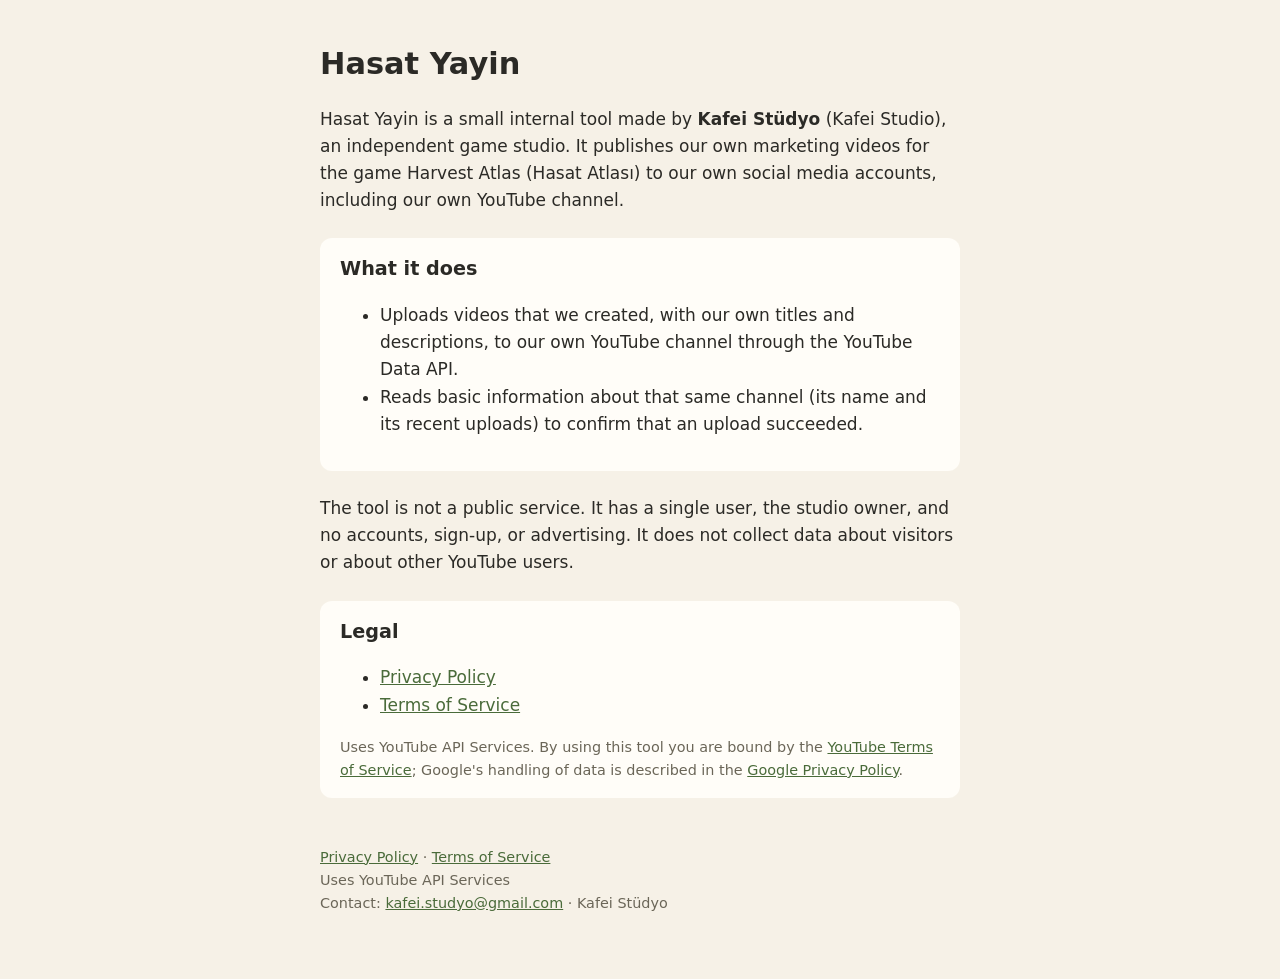
<file: index.html>
<!doctype html>
<html lang="en">
<head>
<meta charset="utf-8">
<meta name="viewport" content="width=device-width, initial-scale=1">
<title>Hasat Yayin</title>
<meta name="description" content="Hasat Yayin is an internal publishing tool of Kafei Studio.">
<link rel="stylesheet" href="style.css">
</head>
<body>
<main>
<h1>Hasat Yayin</h1>
<p>Hasat Yayin is a small internal tool made by <strong>Kafei Stüdyo</strong> (Kafei Studio), an independent game studio. It publishes our own marketing videos for the game Harvest Atlas (Hasat Atlası) to our own social media accounts, including our own YouTube channel.</p>
<div class="card">
<h2 style="margin-top:0">What it does</h2>
<ul>
<li>Uploads videos that we created, with our own titles and descriptions, to our own YouTube channel through the YouTube Data API.</li>
<li>Reads basic information about that same channel (its name and its recent uploads) to confirm that an upload succeeded.</li>
</ul>
</div>
<p>The tool is not a public service. It has a single user, the studio owner, and no accounts, sign-up, or advertising. It does not collect data about visitors or about other YouTube users.</p>
<div class="card">
<h2 style="margin-top:0">Legal</h2>
<ul>
<li><a href="privacy.html">Privacy Policy</a></li>
<li><a href="terms.html">Terms of Service</a></li>
</ul>
<p class="muted" style="margin-bottom:0">Uses YouTube API Services. By using this tool you are bound by the <a href="https://www.youtube.com/t/terms">YouTube Terms of Service</a>; Google's handling of data is described in the <a href="http://www.google.com/policies/privacy">Google Privacy Policy</a>.</p>
</div>
<footer class="muted"><a href="privacy.html">Privacy Policy</a> &middot; <a href="terms.html">Terms of Service</a><br>Uses YouTube API Services<br>Contact: <a href="mailto:kafei.studyo@gmail.com">kafei.studyo@gmail.com</a> &middot; Kafei Stüdyo</footer>
</main>
</body>
</html>
</file>
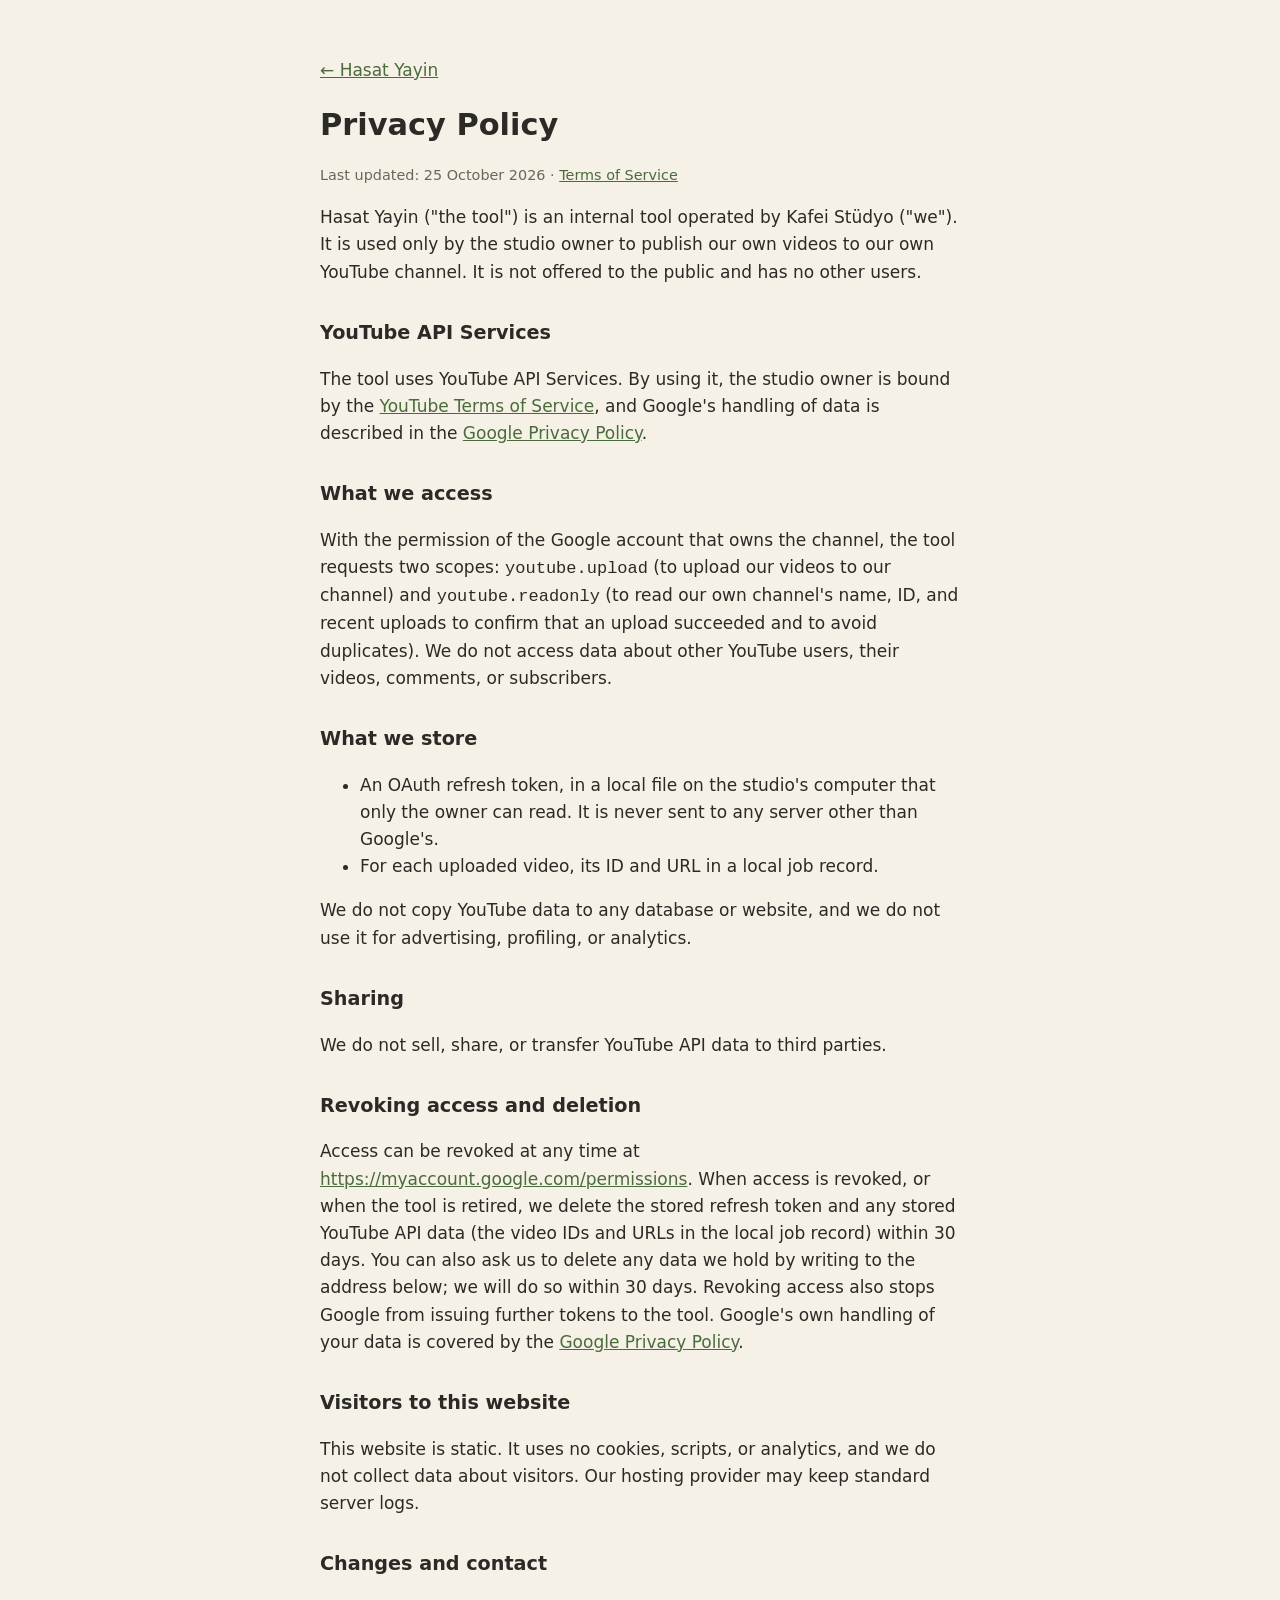
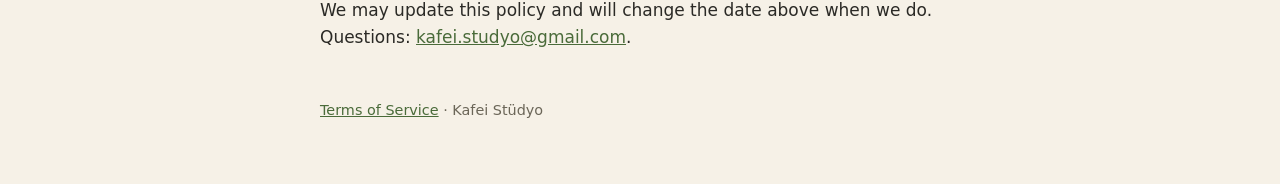
<file: privacy.html>
<!doctype html>
<html lang="en">
<head>
<meta charset="utf-8">
<meta name="viewport" content="width=device-width, initial-scale=1">
<title>Hasat Yayin - Privacy Policy</title>
<meta name="description" content="Privacy policy of Hasat Yayin, an internal publishing tool of Kafei Studio.">
<link rel="stylesheet" href="style.css">
</head>
<body>
<main>
<p><a href="index.html">&larr; Hasat Yayin</a></p>
<h1>Privacy Policy</h1>
<p class="muted">Last updated: 25 October 2026 &middot; <a href="terms.html">Terms of Service</a></p>

<p>Hasat Yayin ("the tool") is an internal tool operated by Kafei Stüdyo ("we"). It is used only by the studio owner to publish our own videos to our own YouTube channel. It is not offered to the public and has no other users.</p>

<h2>YouTube API Services</h2>
<p>The tool uses YouTube API Services. By using it, the studio owner is bound by the <a href="https://www.youtube.com/t/terms">YouTube Terms of Service</a>, and Google's handling of data is described in the <a href="http://www.google.com/policies/privacy">Google Privacy Policy</a>.</p>

<h2>What we access</h2>
<p>With the permission of the Google account that owns the channel, the tool requests two scopes: <code>youtube.upload</code> (to upload our videos to our channel) and <code>youtube.readonly</code> (to read our own channel's name, ID, and recent uploads to confirm that an upload succeeded and to avoid duplicates). We do not access data about other YouTube users, their videos, comments, or subscribers.</p>

<h2>What we store</h2>
<ul>
<li>An OAuth refresh token, in a local file on the studio's computer that only the owner can read. It is never sent to any server other than Google's.</li>
<li>For each uploaded video, its ID and URL in a local job record.</li>
</ul>
<p>We do not copy YouTube data to any database or website, and we do not use it for advertising, profiling, or analytics.</p>

<h2>Sharing</h2>
<p>We do not sell, share, or transfer YouTube API data to third parties.</p>

<h2>Revoking access and deletion</h2>
<p>Access can be revoked at any time at <a href="https://myaccount.google.com/permissions">https://myaccount.google.com/permissions</a>. When access is revoked, or when the tool is retired, we delete the stored refresh token and any stored YouTube API data (the video IDs and URLs in the local job record) within 30 days. You can also ask us to delete any data we hold by writing to the address below; we will do so within 30 days. Revoking access also stops Google from issuing further tokens to the tool. Google's own handling of your data is covered by the <a href="http://www.google.com/policies/privacy">Google Privacy Policy</a>.</p>

<h2>Visitors to this website</h2>
<p>This website is static. It uses no cookies, scripts, or analytics, and we do not collect data about visitors. Our hosting provider may keep standard server logs.</p>

<h2>Changes and contact</h2>
<p>We may update this policy and will change the date above when we do. Questions: <a href="mailto:kafei.studyo@gmail.com">kafei.studyo@gmail.com</a>.</p>

<footer class="muted"><a href="terms.html">Terms of Service</a> &middot; Kafei Stüdyo</footer>
</main>
</body>
</html>
</file>
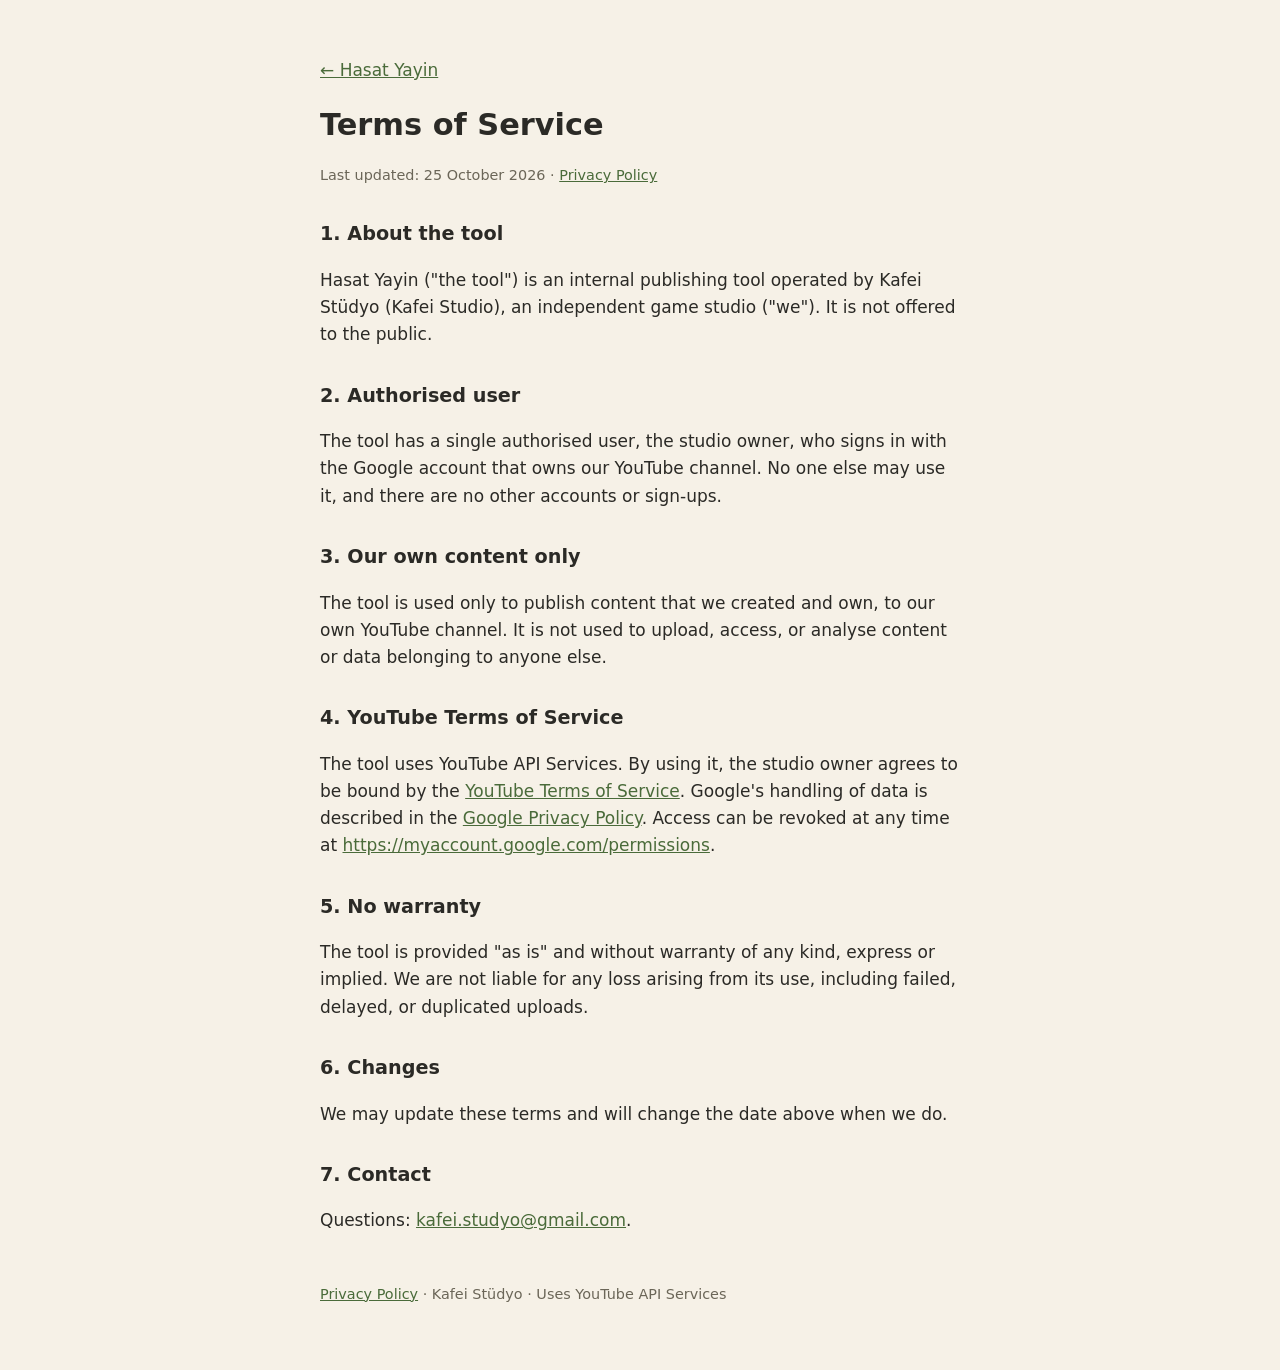
<file: terms.html>
<!doctype html>
<html lang="en">
<head>
<meta charset="utf-8">
<meta name="viewport" content="width=device-width, initial-scale=1">
<title>Hasat Yayin - Terms of Service</title>
<meta name="description" content="Terms of Service of Hasat Yayin, an internal publishing tool of Kafei Studio.">
<link rel="stylesheet" href="style.css">
</head>
<body>
<main>
<p><a href="index.html">&larr; Hasat Yayin</a></p>
<h1>Terms of Service</h1>
<p class="muted">Last updated: 25 October 2026 &middot; <a href="privacy.html">Privacy Policy</a></p>

<h2>1. About the tool</h2>
<p>Hasat Yayin ("the tool") is an internal publishing tool operated by Kafei St&uuml;dyo (Kafei Studio), an independent game studio ("we"). It is not offered to the public.</p>

<h2>2. Authorised user</h2>
<p>The tool has a single authorised user, the studio owner, who signs in with the Google account that owns our YouTube channel. No one else may use it, and there are no other accounts or sign-ups.</p>

<h2>3. Our own content only</h2>
<p>The tool is used only to publish content that we created and own, to our own YouTube channel. It is not used to upload, access, or analyse content or data belonging to anyone else.</p>

<h2>4. YouTube Terms of Service</h2>
<p>The tool uses YouTube API Services. By using it, the studio owner agrees to be bound by the <a href="https://www.youtube.com/t/terms">YouTube Terms of Service</a>. Google's handling of data is described in the <a href="http://www.google.com/policies/privacy">Google Privacy Policy</a>. Access can be revoked at any time at <a href="https://myaccount.google.com/permissions">https://myaccount.google.com/permissions</a>.</p>

<h2>5. No warranty</h2>
<p>The tool is provided "as is" and without warranty of any kind, express or implied. We are not liable for any loss arising from its use, including failed, delayed, or duplicated uploads.</p>

<h2>6. Changes</h2>
<p>We may update these terms and will change the date above when we do.</p>

<h2>7. Contact</h2>
<p>Questions: <a href="mailto:kafei.studyo@gmail.com">kafei.studyo@gmail.com</a>.</p>

<footer class="muted"><a href="privacy.html">Privacy Policy</a> &middot; Kafei St&uuml;dyo &middot; Uses YouTube API Services</footer>
</main>
</body>
</html>
</file>
<file: style.css>
:root{--bg:#f6f1e7;--fg:#2b2a26;--muted:#6b6658;--accent:#4a6b3a;--card:#fffdf8}
@media (prefers-color-scheme:dark){:root{--bg:#1f1e1a;--fg:#ece7da;--muted:#a8a293;--accent:#9cc27f;--card:#2a2924}}
*{box-sizing:border-box}
body{margin:0;background:var(--bg);color:var(--fg);font:17px/1.6 system-ui,-apple-system,"Segoe UI",sans-serif}
main{max-width:42rem;margin:0 auto;padding:2.5rem 1rem 4rem}
h1{font-size:1.9rem;margin:0 0 .5rem}h2{font-size:1.2rem;margin-top:2rem}
a{color:var(--accent)}
.card{background:var(--card);border-radius:12px;padding:1rem 1.25rem;margin:1.5rem 0}
.muted{color:var(--muted);font-size:.9rem}
footer{margin-top:3rem}
</file>
